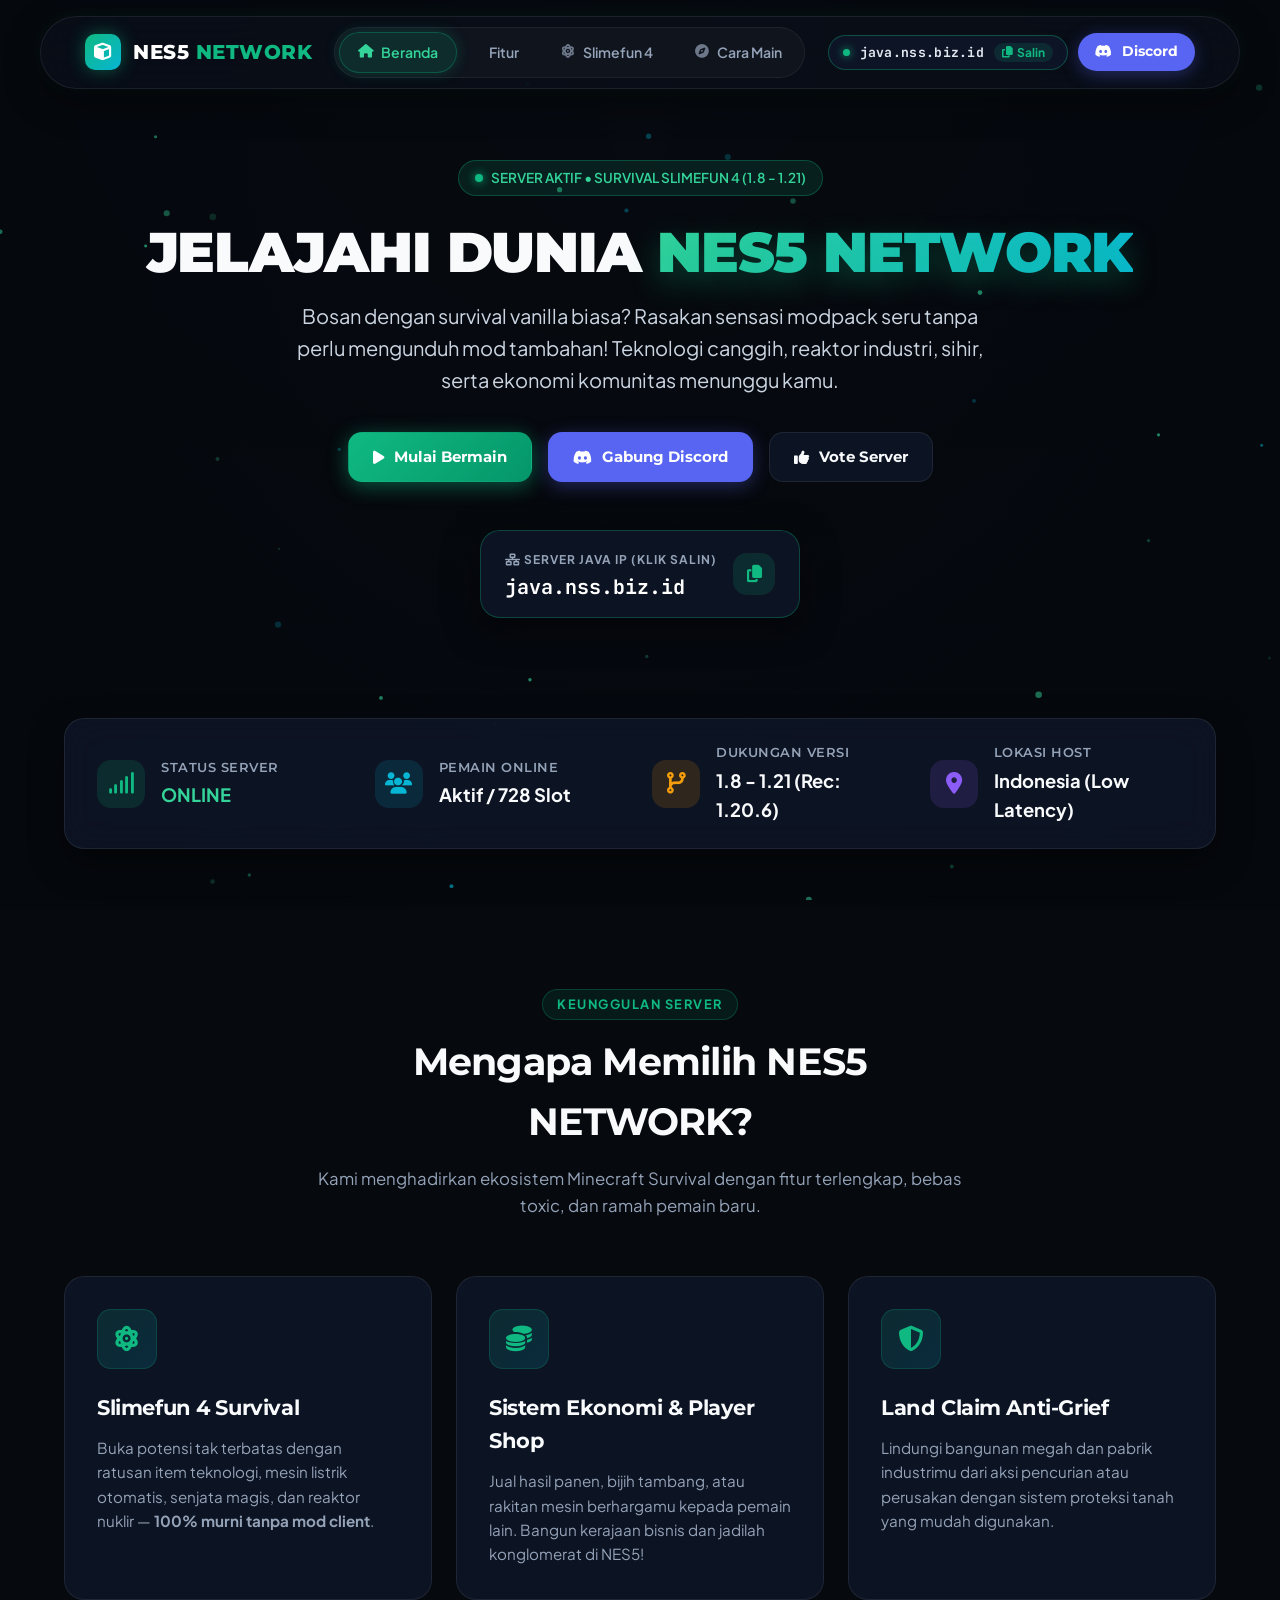
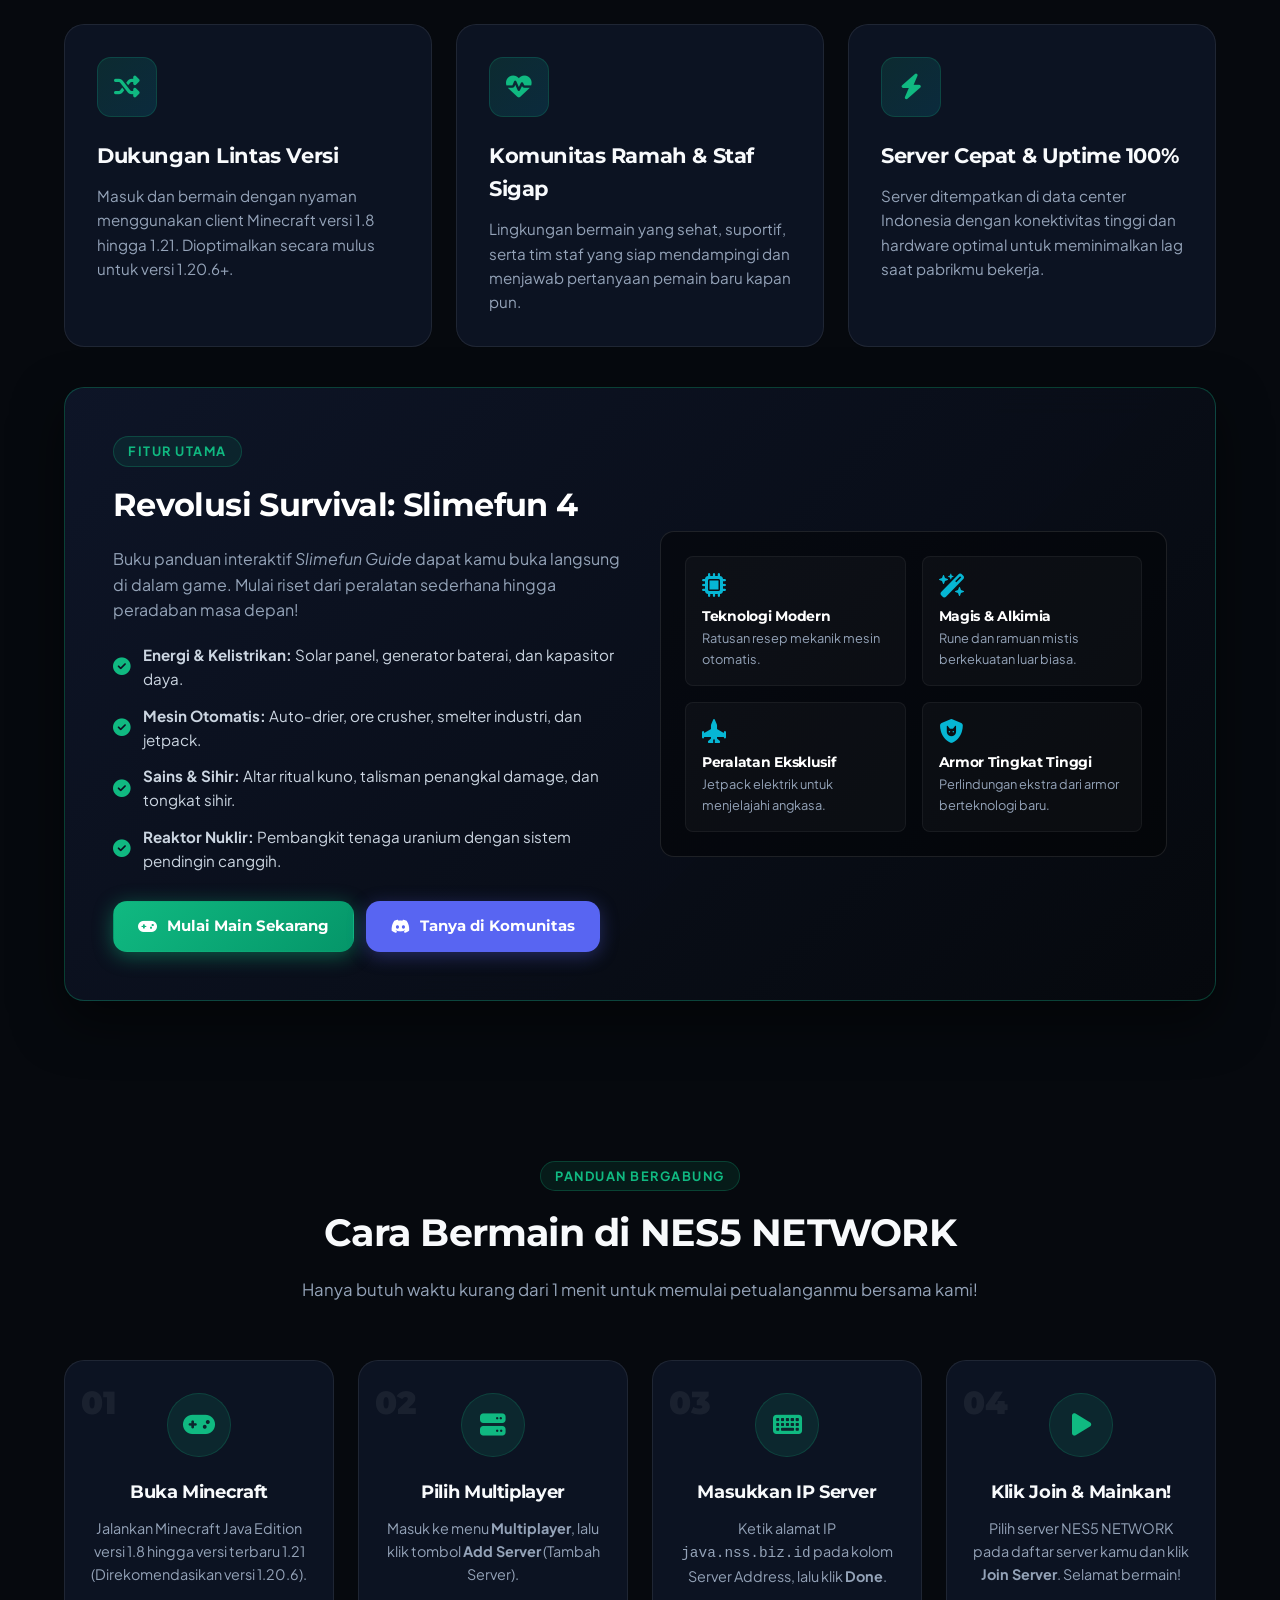
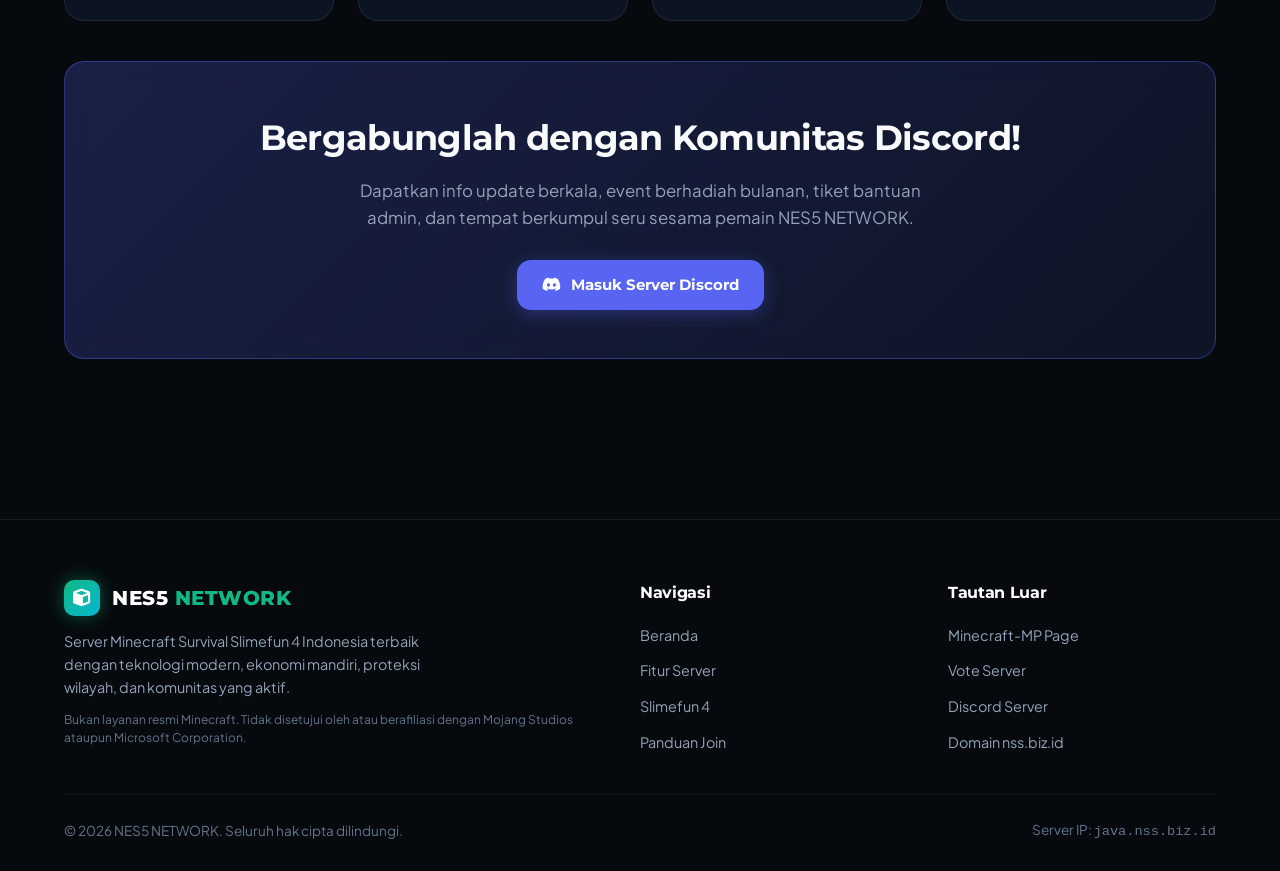
<file: index.html>
<!DOCTYPE html>
<html lang="id">
<head>
  <meta charset="UTF-8">
  <meta name="viewport" content="width=device-width, initial-scale=1.0">
  <title>NES5 NETWORK | Official Minecraft Server Indonesia</title>
  <meta name="description" content="NES5 NETWORK - Server Minecraft Survival Slimefun 4 Indonesia terbaik versi 1.8 - 1.21. Teknologi modern, sihir, ekonomi pemain, dan land claim anti-grief murni tanpa mod!">
  <meta name="keywords" content="NES5 NETWORK, Minecraft Server Indonesia, Slimefun 4, Survival SMP, Minecraft 1.20.6, Minecraft 1.21, java.nss.biz.id">
  <meta name="author" content="NES5 NETWORK">
  
  <!-- Open Graph -->
  <meta property="og:title" content="NES5 NETWORK | Server Minecraft Slimefun 4 Indonesia">
  <meta property="og:description" content="Nikmati petualangan Survival Slimefun 4 dengan teknologi canggih, reaktor nuklir, sihir, dan komunitas aktif!">
  <meta property="og:type" content="website">
  <meta property="og:url" content="https://nss.biz.id">

  <!-- Google Fonts -->
  <link rel="preconnect" href="https://fonts.googleapis.com">
  <link rel="preconnect" href="https://fonts.gstatic.com" crossorigin>
  <link href="https://fonts.googleapis.com/css2?family=Montserrat:wght@600;700;800;900&family=Plus+Jakarta+Sans:wght@400;500;600;700&family=JetBrains+Mono:wght@600;700&display=swap" rel="stylesheet">

  <!-- Font Awesome Icons -->
  <link rel="stylesheet" href="https://cdnjs.cloudflare.com/ajax/libs/font-awesome/6.5.1/css/all.min.css">

  <!-- Main Styles -->
  <link rel="stylesheet" href="assets/css/style.css">
  <link rel="icon" type="image/png" href="https://minecraft-mp.com/images/favicon/363257.png?ts=1788218365">
</head>
<body>

  <!-- Minecraft Landscape Background & Particles -->
  <div class="minecraft-backdrop"></div>
  <canvas id="particles-canvas" class="particles-canvas"></canvas>

  <!-- Navigation Bar -->
  <header class="navbar" id="navbar">
    <div class="container nav-container">
      <a href="#beranda" class="logo">
        <div class="logo-badge">
          <i class="fa-solid fa-cube"></i>
        </div>
        <div class="logo-text">NES5 <span>NETWORK</span></div>
      </a>

      <nav class="nav-menu">
        <ul class="nav-links">
          <li class="nav-item"><a href="#beranda" class="nav-link active"><i class="fa-solid fa-house"></i> Beranda</a></li>
          <li class="nav-item"><a href="#fitur" class="nav-link"><i class="fa-solid fa-sparkles"></i> Fitur</a></li>
          <li class="nav-item"><a href="#slimefun" class="nav-link"><i class="fa-solid fa-atom"></i> Slimefun 4</a></li>
          <li class="nav-item"><a href="#panduan" class="nav-link"><i class="fa-solid fa-compass"></i> Cara Main</a></li>
        </ul>
      </nav>

      <div class="nav-actions">
        <!-- Interactive IP Copy Pill Button -->
        <button class="nav-ip-pill" data-copy-ip="java.nss.biz.id" title="Klik untuk menyalin IP Server">
          <span class="live-dot"></span>
          <span class="nav-ip-text">java.nss.biz.id</span>
          <span class="nav-copy-tag"><i class="fa-solid fa-copy"></i> Salin</span>
        </button>

        <a href="https://discord.gg/MX8ZTA9ZzA" target="_blank" rel="noopener" class="btn btn-discord btn-sm nav-discord-btn">
          <i class="fa-brands fa-discord"></i> Discord
        </a>

        <button class="nav-toggle" aria-label="Toggle navigation">
          <i class="fa-solid fa-bars"></i>
        </button>
      </div>
    </div>
  </header>

  <!-- Hero Section -->
  <main id="beranda">
    <section class="hero">
      <div class="container">
        <div class="hero-pill">
          <span class="pulse-dot"></span>
          <span>SERVER AKTIF • SURVIVAL SLIMEFUN 4 (1.8 - 1.21)</span>
        </div>

        <h1 class="hero-title">
          Jelajahi Dunia <span class="highlight">NES5 NETWORK</span>
        </h1>

        <p class="hero-subtitle">
          Bosan dengan survival vanilla biasa? Rasakan sensasi modpack seru tanpa perlu mengunduh mod tambahan! 
          Teknologi canggih, reaktor industri, sihir, serta ekonomi komunitas menunggu kamu.
        </p>

        <div class="hero-cta">
          <a href="#panduan" class="btn btn-primary">
            <i class="fa-solid fa-play"></i> Mulai Bermain
          </a>
          <a href="https://discord.gg/MX8ZTA9ZzA" target="_blank" rel="noopener" class="btn btn-discord">
            <i class="fa-brands fa-discord"></i> Gabung Discord
          </a>
          <a href="https://minecraft-mp.com/server/363257/vote/" target="_blank" rel="noopener" class="btn btn-secondary">
            <i class="fa-solid fa-thumbs-up"></i> Vote Server
          </a>
        </div>

        <!-- Interactive IP Copy Box -->
        <div class="ip-box-container">
          <div class="ip-box" data-copy-ip="java.nss.biz.id" title="Klik untuk menyalin IP Server">
            <div class="ip-details">
              <span class="ip-label"><i class="fa-solid fa-network-wired"></i> Server Java IP (Klik Salin)</span>
              <span class="ip-value">java.nss.biz.id</span>
            </div>
            <div class="ip-action">
              <i class="fa-solid fa-copy"></i>
            </div>
          </div>
        </div>
      </div>
    </section>

    <!-- Real-Time Server Status Bar -->
    <section class="status-bar-section">
      <div class="container">
        <div class="status-bar">
          <div class="status-item">
            <div class="status-icon green">
              <i class="fa-solid fa-signal"></i>
            </div>
            <div class="status-info">
              <h4>Status Server</h4>
              <p id="server-status-badge">Memeriksa...</p>
            </div>
          </div>

          <div class="status-item">
            <div class="status-icon blue">
              <i class="fa-solid fa-users"></i>
            </div>
            <div class="status-info">
              <h4>Pemain Online</h4>
              <p id="player-count">Memuat data...</p>
            </div>
          </div>

          <div class="status-item">
            <div class="status-icon amber">
              <i class="fa-solid fa-code-branch"></i>
            </div>
            <div class="status-info">
              <h4>Dukungan Versi</h4>
              <p id="server-version">1.8 - 1.21 (Rec: 1.20.6)</p>
            </div>
          </div>

          <div class="status-item">
            <div class="status-icon purple">
              <i class="fa-solid fa-location-dot"></i>
            </div>
            <div class="status-info">
              <h4>Lokasi Host</h4>
              <p>Indonesia (Low Latency)</p>
            </div>
          </div>
        </div>
      </div>
    </section>

    <!-- Server Features Section -->
    <section class="section" id="fitur">
      <div class="container">
        <div class="section-header">
          <span class="section-tag">Keunggulan Server</span>
          <h2 class="section-title">Mengapa Memilih NES5 NETWORK?</h2>
          <p class="section-desc">Kami menghadirkan ekosistem Minecraft Survival dengan fitur terlengkap, bebas toxic, dan ramah pemain baru.</p>
        </div>

        <div class="feature-grid">
          <!-- Card 1: Slimefun 4 -->
          <div class="feature-card">
            <div class="feature-icon-wrap">
              <i class="fa-solid fa-atom"></i>
            </div>
            <h3>Slimefun 4 Survival</h3>
            <p>
              Buka potensi tak terbatas dengan ratusan item teknologi, mesin listrik otomatis, senjata magis, dan reaktor nuklir — <strong>100% murni tanpa mod client</strong>.
            </p>
          </div>

          <!-- Card 2: Economy & Player Shop -->
          <div class="feature-card">
            <div class="feature-icon-wrap">
              <i class="fa-solid fa-coins"></i>
            </div>
            <h3>Sistem Ekonomi & Player Shop</h3>
            <p>
              Jual hasil panen, bijih tambang, atau rakitan mesin berhargamu kepada pemain lain. Bangun kerajaan bisnis dan jadilah konglomerat di NES5!
            </p>
          </div>

          <!-- Card 3: Anti-Grief & Land Claim -->
          <div class="feature-card">
            <div class="feature-icon-wrap">
              <i class="fa-solid fa-shield-halved"></i>
            </div>
            <h3>Land Claim Anti-Grief</h3>
            <p>
              Lindungi bangunan megah dan pabrik industrimu dari aksi pencurian atau perusakan dengan sistem proteksi tanah yang mudah digunakan.
            </p>
          </div>

          <!-- Card 4: Multi-Version Support -->
          <div class="feature-card">
            <div class="feature-icon-wrap">
              <i class="fa-solid fa-shuffle"></i>
            </div>
            <h3>Dukungan Lintas Versi</h3>
            <p>
              Masuk dan bermain dengan nyaman menggunakan client Minecraft versi 1.8 hingga 1.21. Dioptimalkan secara mulus untuk versi 1.20.6+.
            </p>
          </div>

          <!-- Card 5: Friendly Community -->
          <div class="feature-card">
            <div class="feature-icon-wrap">
              <i class="fa-solid fa-heart-pulse"></i>
            </div>
            <h3>Komunitas Ramah & Staf Sigap</h3>
            <p>
              Lingkungan bermain yang sehat, suportif, serta tim staf yang siap mendampingi dan menjawab pertanyaan pemain baru kapan pun.
            </p>
          </div>

          <!-- Card 6: Uptime 100% Hosted in ID -->
          <div class="feature-card">
            <div class="feature-icon-wrap">
              <i class="fa-solid fa-bolt"></i>
            </div>
            <h3>Server Cepat & Uptime 100%</h3>
            <p>
              Server ditempatkan di data center Indonesia dengan konektivitas tinggi dan hardware optimal untuk meminimalkan lag saat pabrikmu bekerja.
            </p>
          </div>
        </div>

        <!-- Slimefun Showcase Deep-Dive -->
        <div class="sf-showcase" id="slimefun">
          <div class="sf-showcase-content">
            <span class="section-tag">Fitur Utama</span>
            <h3>Revolusi Survival: Slimefun 4</h3>
            <p>
              Buku panduan interaktif <em>Slimefun Guide</em> dapat kamu buka langsung di dalam game. 
              Mulai riset dari peralatan sederhana hingga peradaban masa depan!
            </p>
            <ul class="sf-list">
              <li><i class="fa-solid fa-check-circle"></i> <span><strong>Energi & Kelistrikan:</strong> Solar panel, generator baterai, dan kapasitor daya.</span></li>
              <li><i class="fa-solid fa-check-circle"></i> <span><strong>Mesin Otomatis:</strong> Auto-drier, ore crusher, smelter industri, dan jetpack.</span></li>
              <li><i class="fa-solid fa-check-circle"></i> <span><strong>Sains & Sihir:</strong> Altar ritual kuno, talisman penangkal damage, dan tongkat sihir.</span></li>
              <li><i class="fa-solid fa-check-circle"></i> <span><strong>Reaktor Nuklir:</strong> Pembangkit tenaga uranium dengan sistem pendingin canggih.</span></li>
            </ul>
            <div style="display: flex; gap: 12px; flex-wrap: wrap;">
              <a href="#panduan" class="btn btn-primary">
                <i class="fa-solid fa-gamepad"></i> Mulai Main Sekarang
              </a>
              <a href="https://discord.gg/MX8ZTA9ZzA" target="_blank" rel="noopener" class="btn btn-discord">
                <i class="fa-brands fa-discord"></i> Tanya di Komunitas
              </a>
            </div>
          </div>

          <div class="sf-preview-box">
            <div class="sf-mini-stat">
              <i class="fa-solid fa-microchip"></i>
              <h4>Teknologi Modern</h4>
              <p>Ratusan resep mekanik mesin otomatis.</p>
            </div>
            <div class="sf-mini-stat">
              <i class="fa-solid fa-wand-magic-sparkles"></i>
              <h4>Magis & Alkimia</h4>
              <p>Rune dan ramuan mistis berkekuatan luar biasa.</p>
            </div>
            <div class="sf-mini-stat">
              <i class="fa-solid fa-jet-fighter-up"></i>
              <h4>Peralatan Eksklusif</h4>
              <p>Jetpack elektrik untuk menjelajahi angkasa.</p>
            </div>
            <div class="sf-mini-stat">
              <i class="fa-solid fa-shield-cat"></i>
              <h4>Armor Tingkat Tinggi</h4>
              <p>Perlindungan ekstra dari armor berteknologi baru.</p>
            </div>
          </div>
        </div>
      </div>
    </section>

    <!-- How to Join Section -->
    <section class="section" id="panduan">
      <div class="container">
        <div class="section-header">
          <span class="section-tag">Panduan Bergabung</span>
          <h2 class="section-title">Cara Bermain di NES5 NETWORK</h2>
          <p class="section-desc">Hanya butuh waktu kurang dari 1 menit untuk memulai petualanganmu bersama kami!</p>
        </div>

        <div class="steps-grid">
          <div class="step-card">
            <div class="step-number">01</div>
            <div class="step-icon">
              <i class="fa-solid fa-gamepad"></i>
            </div>
            <h3>Buka Minecraft</h3>
            <p>Jalankan Minecraft Java Edition versi 1.8 hingga versi terbaru 1.21 (Direkomendasikan versi 1.20.6).</p>
          </div>

          <div class="step-card">
            <div class="step-number">02</div>
            <div class="step-icon">
              <i class="fa-solid fa-server"></i>
            </div>
            <h3>Pilih Multiplayer</h3>
            <p>Masuk ke menu <strong>Multiplayer</strong>, lalu klik tombol <strong>Add Server</strong> (Tambah Server).</p>
          </div>

          <div class="step-card">
            <div class="step-number">03</div>
            <div class="step-icon">
              <i class="fa-solid fa-keyboard"></i>
            </div>
            <h3>Masukkan IP Server</h3>
            <p>Ketik alamat IP <code>java.nss.biz.id</code> pada kolom Server Address, lalu klik <strong>Done</strong>.</p>
          </div>

          <div class="step-card">
            <div class="step-number">04</div>
            <div class="step-icon">
              <i class="fa-solid fa-play"></i>
            </div>
            <h3>Klik Join & Mainkan!</h3>
            <p>Pilih server NES5 NETWORK pada daftar server kamu dan klik <strong>Join Server</strong>. Selamat bermain!</p>
          </div>
        </div>

        <!-- Discord Callout Banner -->
        <div class="discord-banner">
          <h3>Bergabunglah dengan Komunitas Discord!</h3>
          <p>
            Dapatkan info update berkala, event berhadiah bulanan, tiket bantuan admin, dan tempat berkumpul seru sesama pemain NES5 NETWORK.
          </p>
          <a href="https://discord.gg/MX8ZTA9ZzA" target="_blank" rel="noopener" class="btn btn-discord">
            <i class="fa-brands fa-discord"></i> Masuk Server Discord
          </a>
        </div>
      </div>
    </section>
  </main>

  <!-- Footer -->
  <footer class="footer">
    <div class="container">
      <div class="footer-grid">
        <div class="footer-about">
          <div class="logo">
            <div class="logo-badge"><i class="fa-solid fa-cube"></i></div>
            <div class="logo-text">NES5 <span>NETWORK</span></div>
          </div>
          <p>
            Server Minecraft Survival Slimefun 4 Indonesia terbaik dengan teknologi modern, ekonomi mandiri, proteksi wilayah, dan komunitas yang aktif.
          </p>
          <div class="footer-disclaimer">
            Bukan layanan resmi Minecraft. Tidak disetujui oleh atau berafiliasi dengan Mojang Studios ataupun Microsoft Corporation.
          </div>
        </div>

        <div class="footer-links">
          <h4>Navigasi</h4>
          <ul>
            <li><a href="#beranda">Beranda</a></li>
            <li><a href="#fitur">Fitur Server</a></li>
            <li><a href="#slimefun">Slimefun 4</a></li>
            <li><a href="#panduan">Panduan Join</a></li>
          </ul>
        </div>

        <div class="footer-links">
          <h4>Tautan Luar</h4>
          <ul>
            <li><a href="https://minecraft-mp.com/server-s363257" target="_blank" rel="noopener">Minecraft-MP Page</a></li>
            <li><a href="https://minecraft-mp.com/server/363257/vote/" target="_blank" rel="noopener">Vote Server</a></li>
            <li><a href="https://discord.gg/MX8ZTA9ZzA" target="_blank" rel="noopener">Discord Server</a></li>
            <li><a href="https://nss.biz.id">Domain nss.biz.id</a></li>
          </ul>
        </div>
      </div>

      <div class="footer-bottom">
        <div>&copy; 2026 NES5 NETWORK. Seluruh hak cipta dilindungi.</div>
        <div>Server IP: <code>java.nss.biz.id</code></div>
      </div>
    </div>
  </footer>

  <!-- Scripts -->
  <script src="assets/js/main.js"></script>
</body>
</html>
</file>
<file: assets/css/style.css>
/* ==========================================================================
   NES5 NETWORK - Main Stylesheet
   Designed for Minecraft Server Community & Store
   ========================================================================== */

:root {
  --primary: #10b981;
  --primary-glow: rgba(16, 185, 129, 0.45);
  --primary-dark: #059669;
  --secondary: #06b6d4;
  --secondary-glow: rgba(6, 182, 212, 0.4);
  --accent-gold: #f59e0b;
  --accent-purple: #8b5cf6;
  --accent-red: #ef4444;

  --bg-dark: #0b0f17;
  --bg-darker: #06090e;
  --bg-card: rgba(15, 23, 42, 0.75);
  --bg-card-hover: rgba(22, 33, 58, 0.85);
  --bg-glass: rgba(15, 23, 42, 0.6);
  --border-glass: rgba(255, 255, 255, 0.08);
  --border-glow: rgba(16, 185, 129, 0.3);

  --text-main: #f8fafc;
  --text-muted: #94a3b8;
  --text-dim: #64748b;

  --font-sans: 'Plus Jakarta Sans', -apple-system, BlinkMacSystemFont, sans-serif;
  --font-title: 'Montserrat', sans-serif;
  --font-code: 'JetBrains Mono', monospace;

  --radius-sm: 8px;
  --radius-md: 14px;
  --radius-lg: 20px;
  --radius-full: 9999px;

  --transition: all 0.25s cubic-bezier(0.16, 1, 0.3, 1);
}

/* Global Reset */
*, *::before, *::after {
  box-sizing: border-box;
  margin: 0;
  padding: 0;
}

html {
  scroll-behavior: smooth;
}

body {
  font-family: var(--font-sans);
  background-color: var(--bg-darker);
  color: var(--text-main);
  line-height: 1.6;
  overflow-x: hidden;
  position: relative;
  min-height: 100vh;
}

/* Background Minecraft Landscape Backdrop */
.minecraft-backdrop {
  position: fixed;
  top: 0;
  left: 0;
  width: 100vw;
  height: 100vh;
  z-index: -2;
  background: 
    radial-gradient(circle at 50% 20%, rgba(11, 15, 23, 0.5) 0%, rgba(6, 9, 14, 0.92) 80%),
    linear-gradient(180deg, rgba(6, 9, 14, 0.6) 0%, rgba(6, 9, 14, 0.95) 100%),
    url('https://images.unsplash.com/photo-1627856014754-2907e2355d54?auto=format&fit=crop&w=1920&q=80') center center / cover no-repeat;
  filter: brightness(0.9);
  transform: scale(1.02);
  transition: transform 0.5s ease;
}

/* Atmosphere Particles Overlay */
.particles-canvas {
  position: fixed;
  top: 0;
  left: 0;
  width: 100vw;
  height: 100vh;
  z-index: -1;
  pointer-events: none;
}

/* Container */
.container {
  width: 100%;
  max-width: 1200px;
  margin: 0 auto;
  padding: 0 24px;
}

/* Typography */
h1, h2, h3, h4, h5 {
  font-family: var(--font-title);
  font-weight: 700;
  color: var(--text-main);
  letter-spacing: -0.02em;
}

p {
  color: var(--text-muted);
}

a {
  color: var(--primary);
  text-decoration: none;
  transition: var(--transition);
}

a:hover {
  color: #34d399;
}

/* Buttons */
.btn {
  display: inline-flex;
  align-items: center;
  justify-content: center;
  gap: 10px;
  padding: 12px 24px;
  border-radius: var(--radius-md);
  font-family: var(--font-title);
  font-size: 0.95rem;
  font-weight: 700;
  cursor: pointer;
  transition: var(--transition);
  border: 1px solid transparent;
  outline: none;
  text-decoration: none;
}

.btn-primary {
  background: linear-gradient(135deg, var(--primary) 0%, var(--primary-dark) 100%);
  color: #ffffff;
  box-shadow: 0 4px 20px var(--primary-glow);
}

.btn-primary:hover {
  transform: translateY(-2px);
  box-shadow: 0 8px 30px rgba(16, 185, 129, 0.6);
  color: #ffffff;
}

.btn-secondary {
  background: var(--bg-card);
  border-color: var(--border-glass);
  color: var(--text-main);
  backdrop-filter: blur(8px);
}

.btn-secondary:hover {
  background: var(--bg-card-hover);
  border-color: rgba(255, 255, 255, 0.2);
  color: #ffffff;
  transform: translateY(-2px);
}

.btn-discord {
  background: #5865F2;
  color: #ffffff;
  box-shadow: 0 4px 18px rgba(88, 101, 242, 0.35);
}

.btn-discord:hover {
  background: #4752c4;
  color: #ffffff;
  transform: translateY(-2px);
  box-shadow: 0 6px 24px rgba(88, 101, 242, 0.5);
}

.btn-store {
  background: linear-gradient(135deg, #f59e0b 0%, #d97706 100%);
  color: #ffffff;
  box-shadow: 0 4px 20px rgba(245, 158, 11, 0.35);
}

.btn-store:hover {
  transform: translateY(-2px);
  box-shadow: 0 8px 30px rgba(245, 158, 11, 0.55);
  color: #ffffff;
}

.btn-sm {
  padding: 8px 16px;
  font-size: 0.85rem;
  border-radius: var(--radius-sm);
}

/* ==========================================================================
   Aesthetic Navigation Bar (Floating Glass Island)
   ========================================================================== */
.navbar {
  position: fixed;
  top: 16px;
  left: 50%;
  transform: translateX(-50%);
  width: calc(100% - 48px);
  max-width: 1200px;
  z-index: 1000;
  padding: 10px 20px;
  transition: all 0.3s cubic-bezier(0.16, 1, 0.3, 1);
  background: rgba(10, 15, 26, 0.75);
  backdrop-filter: blur(20px);
  -webkit-backdrop-filter: blur(20px);
  border: 1px solid rgba(255, 255, 255, 0.08);
  border-radius: var(--radius-full);
  box-shadow: 0 12px 36px rgba(0, 0, 0, 0.45), 0 0 20px rgba(16, 185, 129, 0.08);
}

.navbar.scrolled {
  top: 10px;
  padding: 8px 18px;
  background: rgba(8, 12, 22, 0.92);
  border-color: rgba(16, 185, 129, 0.3);
  box-shadow: 0 16px 40px rgba(0, 0, 0, 0.65), 0 0 25px rgba(16, 185, 129, 0.18);
}

.nav-container {
  display: flex;
  align-items: center;
  justify-content: space-between;
  width: 100%;
}

/* Brand Logo */
.logo {
  display: flex;
  align-items: center;
  gap: 12px;
  font-family: var(--font-title);
  font-size: 1.25rem;
  font-weight: 800;
  color: #ffffff;
  letter-spacing: 0.5px;
  text-decoration: none;
}

.logo-badge {
  background: linear-gradient(135deg, var(--primary) 0%, var(--secondary) 100%);
  width: 36px;
  height: 36px;
  border-radius: 10px;
  display: flex;
  align-items: center;
  justify-content: center;
  font-size: 1.1rem;
  color: #fff;
  box-shadow: 0 0 18px var(--primary-glow);
  transition: var(--transition);
}

.logo:hover .logo-badge {
  transform: rotate(8deg) scale(1.08);
  box-shadow: 0 0 24px rgba(16, 185, 129, 0.8);
}

.logo-text span {
  color: var(--primary);
}

/* Centered Navigation Links Island */
.nav-menu {
  display: flex;
  align-items: center;
}

.nav-links {
  display: flex;
  align-items: center;
  list-style: none;
  gap: 6px;
  background: rgba(255, 255, 255, 0.03);
  border: 1px solid rgba(255, 255, 255, 0.06);
  padding: 4px;
  border-radius: var(--radius-full);
}

.nav-item .nav-link {
  display: inline-flex;
  align-items: center;
  gap: 8px;
  color: var(--text-muted);
  font-size: 0.88rem;
  font-weight: 600;
  padding: 8px 18px;
  border-radius: var(--radius-full);
  transition: var(--transition);
  text-decoration: none;
}

.nav-item .nav-link i {
  font-size: 0.85rem;
  opacity: 0.7;
  transition: var(--transition);
}

.nav-item .nav-link:hover {
  color: #ffffff;
  background: rgba(255, 255, 255, 0.08);
}

.nav-item .nav-link:hover i {
  opacity: 1;
  color: var(--primary);
}

.nav-item .nav-link.active {
  background: rgba(16, 185, 129, 0.15);
  color: #34d399;
  border: 1px solid rgba(16, 185, 129, 0.3);
  box-shadow: 0 0 14px rgba(16, 185, 129, 0.25);
}

.nav-item .nav-link.active i {
  opacity: 1;
  color: #34d399;
}

/* Right Nav Actions Area */
.nav-actions {
  display: flex;
  align-items: center;
  gap: 10px;
}

/* High-tech IP Copy Pill */
.nav-ip-pill {
  display: inline-flex;
  align-items: center;
  gap: 10px;
  background: rgba(15, 23, 42, 0.85);
  border: 1px solid rgba(16, 185, 129, 0.35);
  padding: 7px 14px;
  border-radius: var(--radius-full);
  cursor: pointer;
  transition: var(--transition);
  color: #ffffff;
  font-family: var(--font-sans);
  outline: none;
}

.nav-ip-pill:hover {
  background: rgba(16, 185, 129, 0.15);
  border-color: var(--primary);
  box-shadow: 0 0 18px var(--primary-glow);
  transform: translateY(-1px);
}

.live-dot {
  width: 7px;
  height: 7px;
  background: var(--primary);
  border-radius: 50%;
  box-shadow: 0 0 8px var(--primary);
  animation: pulse 2s infinite;
}

.nav-ip-text {
  font-family: var(--font-code);
  font-size: 0.82rem;
  font-weight: 700;
  letter-spacing: 0.3px;
  color: #e2e8f0;
}

.nav-copy-tag {
  font-size: 0.75rem;
  font-weight: 700;
  color: var(--primary);
  display: flex;
  align-items: center;
  gap: 4px;
  background: rgba(16, 185, 129, 0.12);
  padding: 2px 8px;
  border-radius: var(--radius-full);
}

.nav-ip-pill:hover .nav-copy-tag {
  background: var(--primary);
  color: #ffffff;
}

/* Discord Button in Navbar */
.nav-discord-btn {
  padding: 7px 16px;
  font-size: 0.85rem;
  border-radius: var(--radius-full);
}

.nav-toggle {
  display: none;
  background: rgba(255, 255, 255, 0.05);
  border: 1px solid var(--border-glass);
  width: 36px;
  height: 36px;
  border-radius: 50%;
  color: var(--text-main);
  font-size: 1.1rem;
  cursor: pointer;
  align-items: center;
  justify-content: center;
  transition: var(--transition);
}

/* Hero Section */
.hero {
  padding: 160px 0 100px;
  text-align: center;
  position: relative;
}

.hero-pill {
  display: inline-flex;
  align-items: center;
  gap: 8px;
  background: rgba(16, 185, 129, 0.12);
  border: 1px solid rgba(16, 185, 129, 0.3);
  padding: 6px 16px;
  border-radius: var(--radius-full);
  font-size: 0.85rem;
  font-weight: 600;
  color: #34d399;
  margin-bottom: 24px;
}

.hero-pill .pulse-dot {
  width: 8px;
  height: 8px;
  background-color: var(--primary);
  border-radius: 50%;
  box-shadow: 0 0 10px var(--primary);
  animation: pulse 2s infinite;
}

@keyframes pulse {
  0% { transform: scale(0.95); box-shadow: 0 0 0 0 rgba(16, 185, 129, 0.7); }
  70% { transform: scale(1.1); box-shadow: 0 0 0 8px rgba(16, 185, 129, 0); }
  100% { transform: scale(0.95); box-shadow: 0 0 0 0 rgba(16, 185, 129, 0); }
}

.hero-title {
  font-size: 3.5rem;
  font-weight: 900;
  line-height: 1.15;
  margin-bottom: 16px;
  text-transform: uppercase;
}

.hero-title .highlight {
  background: linear-gradient(135deg, #34d399 0%, #06b6d4 100%);
  -webkit-background-clip: text;
  -webkit-text-fill-color: transparent;
  text-shadow: 0 10px 30px rgba(16, 185, 129, 0.3);
}

.hero-subtitle {
  font-size: 1.25rem;
  max-width: 720px;
  margin: 0 auto 36px;
  color: #cbd5e1;
}

.hero-cta {
  display: flex;
  align-items: center;
  justify-content: center;
  gap: 16px;
  flex-wrap: wrap;
  margin-bottom: 48px;
}

/* IP Box Hero Element */
.ip-box-container {
  display: flex;
  justify-content: center;
  margin-top: 10px;
}

.ip-box {
  display: inline-flex;
  align-items: center;
  gap: 16px;
  background: var(--bg-card);
  border: 1px solid var(--border-glow);
  padding: 14px 24px;
  border-radius: var(--radius-lg);
  backdrop-filter: blur(16px);
  box-shadow: 0 10px 35px rgba(0, 0, 0, 0.5);
  cursor: pointer;
  transition: var(--transition);
}

.ip-box:hover {
  transform: translateY(-3px);
  border-color: var(--primary);
  box-shadow: 0 12px 40px var(--primary-glow);
}

.ip-details {
  text-align: left;
}

.ip-label {
  font-size: 0.75rem;
  text-transform: uppercase;
  color: var(--text-muted);
  font-weight: 700;
  letter-spacing: 1px;
}

.ip-value {
  font-family: var(--font-code);
  font-size: 1.25rem;
  font-weight: 700;
  color: #ffffff;
  display: block;
}

.ip-action {
  background: rgba(16, 185, 129, 0.15);
  color: var(--primary);
  width: 42px;
  height: 42px;
  border-radius: var(--radius-md);
  display: flex;
  align-items: center;
  justify-content: center;
  font-size: 1.1rem;
  transition: var(--transition);
}

.ip-box:hover .ip-action {
  background: var(--primary);
  color: #ffffff;
}

/* Live Server Status Bar */
.status-bar-section {
  padding: 0 0 60px;
}

.status-bar {
  background: var(--bg-card);
  border: 1px solid var(--border-glass);
  border-radius: var(--radius-lg);
  padding: 24px 32px;
  backdrop-filter: blur(16px);
  display: grid;
  grid-template-columns: repeat(auto-fit, minmax(200px, 1fr));
  gap: 24px;
  box-shadow: 0 15px 35px rgba(0, 0, 0, 0.4);
}

.status-item {
  display: flex;
  align-items: center;
  gap: 16px;
}

.status-icon {
  width: 48px;
  height: 48px;
  border-radius: var(--radius-md);
  display: flex;
  align-items: center;
  justify-content: center;
  font-size: 1.35rem;
  background: rgba(255, 255, 255, 0.05);
  color: var(--primary);
  flex-shrink: 0;
}

.status-icon.green {
  background: rgba(16, 185, 129, 0.15);
  color: #10b981;
}

.status-icon.blue {
  background: rgba(6, 182, 212, 0.15);
  color: #06b6d4;
}

.status-icon.amber {
  background: rgba(245, 158, 11, 0.15);
  color: #f59e0b;
}

.status-icon.purple {
  background: rgba(139, 92, 246, 0.15);
  color: #8b5cf6;
}

.status-info h4 {
  font-size: 0.8rem;
  color: var(--text-muted);
  text-transform: uppercase;
  letter-spacing: 0.5px;
  font-weight: 600;
}

.status-info p {
  font-size: 1.15rem;
  font-weight: 700;
  color: var(--text-main);
  margin-top: 2px;
}

/* Section Header */
.section {
  padding: 80px 0;
  position: relative;
}

.section-header {
  text-align: center;
  max-width: 680px;
  margin: 0 auto 56px;
}

.section-tag {
  display: inline-block;
  font-size: 0.8rem;
  font-weight: 700;
  text-transform: uppercase;
  letter-spacing: 1.5px;
  color: var(--primary);
  background: rgba(16, 185, 129, 0.1);
  border: 1px solid rgba(16, 185, 129, 0.25);
  padding: 4px 14px;
  border-radius: var(--radius-full);
  margin-bottom: 12px;
}

.section-title {
  font-size: 2.35rem;
  margin-bottom: 14px;
}

.section-desc {
  font-size: 1.05rem;
  color: var(--text-muted);
}

/* Feature Grid */
.feature-grid {
  display: grid;
  grid-template-columns: repeat(auto-fill, minmax(340px, 1fr));
  gap: 24px;
}

.feature-card {
  background: var(--bg-card);
  border: 1px solid var(--border-glass);
  border-radius: var(--radius-lg);
  padding: 32px;
  backdrop-filter: blur(12px);
  transition: var(--transition);
  position: relative;
  overflow: hidden;
}

.feature-card::before {
  content: '';
  position: absolute;
  top: 0;
  left: 0;
  width: 100%;
  height: 3px;
  background: linear-gradient(90deg, transparent, var(--primary), transparent);
  opacity: 0;
  transition: var(--transition);
}

.feature-card:hover {
  transform: translateY(-6px);
  background: var(--bg-card-hover);
  border-color: rgba(16, 185, 129, 0.3);
  box-shadow: 0 15px 35px rgba(0, 0, 0, 0.4);
}

.feature-card:hover::before {
  opacity: 1;
}

.feature-icon-wrap {
  width: 60px;
  height: 60px;
  border-radius: var(--radius-md);
  background: linear-gradient(135deg, rgba(16, 185, 129, 0.15) 0%, rgba(6, 182, 212, 0.15) 100%);
  display: flex;
  align-items: center;
  justify-content: center;
  font-size: 1.6rem;
  color: var(--primary);
  margin-bottom: 22px;
  border: 1px solid rgba(16, 185, 129, 0.2);
}

.feature-card h3 {
  font-size: 1.3rem;
  margin-bottom: 12px;
}

.feature-card p {
  font-size: 0.95rem;
  line-height: 1.6;
}

/* Slimefun Highlights Banner */
.sf-showcase {
  background: linear-gradient(135deg, rgba(15, 23, 42, 0.9) 0%, rgba(6, 9, 14, 0.95) 100%);
  border: 1px solid rgba(16, 185, 129, 0.3);
  border-radius: var(--radius-lg);
  padding: 48px;
  backdrop-filter: blur(16px);
  display: grid;
  grid-template-columns: 1fr 1fr;
  gap: 40px;
  align-items: center;
  box-shadow: 0 20px 50px rgba(0, 0, 0, 0.5);
  margin-top: 40px;
}

.sf-showcase-content h3 {
  font-size: 2rem;
  margin-bottom: 16px;
  color: #ffffff;
}

.sf-list {
  list-style: none;
  margin: 20px 0 28px;
  display: flex;
  flex-direction: column;
  gap: 12px;
}

.sf-list li {
  display: flex;
  align-items: center;
  gap: 12px;
  color: #cbd5e1;
  font-size: 0.95rem;
}

.sf-list li i {
  color: var(--primary);
  font-size: 1.1rem;
}

.sf-preview-box {
  background: rgba(0, 0, 0, 0.4);
  border: 1px solid rgba(255, 255, 255, 0.1);
  border-radius: var(--radius-md);
  padding: 24px;
  display: grid;
  grid-template-columns: 1fr 1fr;
  gap: 16px;
}

.sf-mini-stat {
  background: rgba(255, 255, 255, 0.03);
  border-radius: var(--radius-sm);
  padding: 16px;
  border: 1px solid rgba(255, 255, 255, 0.05);
}

.sf-mini-stat i {
  font-size: 1.5rem;
  color: var(--secondary);
  margin-bottom: 8px;
}

.sf-mini-stat h4 {
  font-size: 0.9rem;
  color: #fff;
}

.sf-mini-stat p {
  font-size: 0.8rem;
  color: var(--text-muted);
}

/* Steps / How to Join */
.steps-grid {
  display: grid;
  grid-template-columns: repeat(auto-fit, minmax(260px, 1fr));
  gap: 24px;
}

.step-card {
  background: var(--bg-card);
  border: 1px solid var(--border-glass);
  border-radius: var(--radius-lg);
  padding: 32px 24px;
  text-align: center;
  position: relative;
  transition: var(--transition);
}

.step-card:hover {
  transform: translateY(-4px);
  border-color: var(--border-glow);
}

.step-number {
  position: absolute;
  top: 16px;
  left: 16px;
  font-family: var(--font-title);
  font-size: 2rem;
  font-weight: 900;
  color: rgba(255, 255, 255, 0.06);
}

.step-icon {
  width: 64px;
  height: 64px;
  margin: 0 auto 20px;
  border-radius: 50%;
  background: rgba(16, 185, 129, 0.12);
  color: var(--primary);
  display: flex;
  align-items: center;
  justify-content: center;
  font-size: 1.6rem;
  border: 1px solid rgba(16, 185, 129, 0.2);
}

.step-card h3 {
  font-size: 1.15rem;
  margin-bottom: 10px;
}

.step-card p {
  font-size: 0.9rem;
}

/* Discord CTA Banner */
.discord-banner {
  background: linear-gradient(135deg, rgba(88, 101, 242, 0.25) 0%, rgba(15, 23, 42, 0.85) 100%);
  border: 1px solid rgba(88, 101, 242, 0.4);
  border-radius: var(--radius-lg);
  padding: 48px;
  text-align: center;
  backdrop-filter: blur(14px);
  margin-top: 40px;
}

.discord-banner h3 {
  font-size: 2.2rem;
  margin-bottom: 12px;
}

.discord-banner p {
  max-width: 600px;
  margin: 0 auto 28px;
  font-size: 1.05rem;
}

/* FAQ Accordion */
.faq-grid {
  max-width: 800px;
  margin: 0 auto;
  display: flex;
  flex-direction: column;
  gap: 16px;
}

.faq-item {
  background: var(--bg-card);
  border: 1px solid var(--border-glass);
  border-radius: var(--radius-md);
  overflow: hidden;
  backdrop-filter: blur(10px);
  transition: var(--transition);
}

.faq-item:hover {
  border-color: rgba(255, 255, 255, 0.15);
}

.faq-question {
  padding: 20px 24px;
  display: flex;
  align-items: center;
  justify-content: space-between;
  cursor: pointer;
  font-weight: 700;
  font-size: 1.05rem;
  color: #fff;
  user-select: none;
}

.faq-question i {
  color: var(--primary);
  transition: transform 0.3s ease;
}

.faq-item.active .faq-question i {
  transform: rotate(180deg);
}

.faq-answer {
  max-height: 0;
  overflow: hidden;
  transition: max-height 0.35s ease, padding 0.35s ease;
  padding: 0 24px;
  color: var(--text-muted);
  font-size: 0.95rem;
  line-height: 1.6;
}

.faq-item.active .faq-answer {
  padding-bottom: 20px;
}

/* Footer */
.footer {
  background: var(--bg-darker);
  border-top: 1px solid var(--border-glass);
  padding: 60px 0 30px;
  margin-top: 80px;
}

.footer-grid {
  display: grid;
  grid-template-columns: 2fr 1fr 1fr;
  gap: 40px;
  margin-bottom: 40px;
}

.footer-about p {
  margin-top: 14px;
  font-size: 0.9rem;
  max-width: 380px;
}

.footer-links h4 {
  font-size: 1rem;
  color: #fff;
  margin-bottom: 16px;
}

.footer-links ul {
  list-style: none;
  display: flex;
  flex-direction: column;
  gap: 10px;
}

.footer-links a {
  color: var(--text-muted);
  font-size: 0.9rem;
}

.footer-links a:hover {
  color: #fff;
  padding-left: 4px;
}

.footer-bottom {
  padding-top: 24px;
  border-top: 1px solid rgba(255, 255, 255, 0.05);
  display: flex;
  align-items: center;
  justify-content: space-between;
  flex-wrap: wrap;
  gap: 16px;
  font-size: 0.85rem;
  color: var(--text-dim);
}

.footer-disclaimer {
  font-size: 0.75rem;
  color: var(--text-dim);
  margin-top: 12px;
  line-height: 1.5;
}

/* Toast Notification */
.toast-notification {
  position: fixed;
  bottom: 24px;
  right: 24px;
  background: #0f172a;
  border: 1px solid var(--primary);
  color: #ffffff;
  padding: 14px 20px;
  border-radius: var(--radius-md);
  box-shadow: 0 10px 30px rgba(0, 0, 0, 0.6), 0 0 20px var(--primary-glow);
  display: flex;
  align-items: center;
  gap: 12px;
  z-index: 9999;
  transform: translateY(100px);
  opacity: 0;
  transition: all 0.3s cubic-bezier(0.16, 1, 0.3, 1);
  font-size: 0.95rem;
}

.toast-notification.show {
  transform: translateY(0);
  opacity: 1;
}

.toast-icon {
  color: var(--primary);
  font-size: 1.25rem;
}

/* Responsive Media Queries */
@media (max-width: 992px) {
  .hero-title {
    font-size: 2.8rem;
  }
  .sf-showcase {
    grid-template-columns: 1fr;
    padding: 32px;
  }
  .footer-grid {
    grid-template-columns: 1fr;
    gap: 32px;
  }
}

@media (max-width: 900px) {
  .navbar {
    width: calc(100% - 24px);
    top: 10px;
    padding: 8px 14px;
    border-radius: var(--radius-lg);
  }

  .nav-menu {
    position: fixed;
    top: 68px;
    left: 12px;
    width: calc(100% - 24px);
    background: rgba(8, 12, 22, 0.98);
    backdrop-filter: blur(25px);
    -webkit-backdrop-filter: blur(25px);
    border: 1px solid rgba(255, 255, 255, 0.1);
    border-radius: var(--radius-lg);
    padding: 20px;
    box-shadow: 0 20px 40px rgba(0, 0, 0, 0.7);
    display: none;
    z-index: 999;
  }

  .nav-menu.open {
    display: block;
    animation: fadeInSlide 0.25s ease forwards;
  }

  @keyframes fadeInSlide {
    from { opacity: 0; transform: translateY(-10px); }
    to { opacity: 1; transform: translateY(0); }
  }

  .nav-links {
    flex-direction: column;
    background: transparent;
    border: none;
    padding: 0;
    gap: 8px;
    width: 100%;
  }

  .nav-item {
    width: 100%;
  }

  .nav-item .nav-link {
    width: 100%;
    padding: 12px 18px;
    box-sizing: border-box;
  }

  .nav-toggle {
    display: flex;
  }

  .nav-ip-pill .nav-copy-tag {
    display: none;
  }
}

@media (max-width: 576px) {
  .hero {
    padding: 110px 0 50px;
  }

  .hero-title {
    font-size: 2.1rem;
  }

  .hero-subtitle {
    font-size: 1rem;
  }

  .nav-ip-pill {
    padding: 6px 10px;
  }

  .nav-ip-pill .nav-ip-text {
    font-size: 0.75rem;
  }

  .nav-discord-btn {
    display: none;
  }

  .status-bar {
    grid-template-columns: 1fr;
    padding: 18px;
  }

  .ip-box {
    width: 100%;
    justify-content: space-between;
  }
}
</file>
